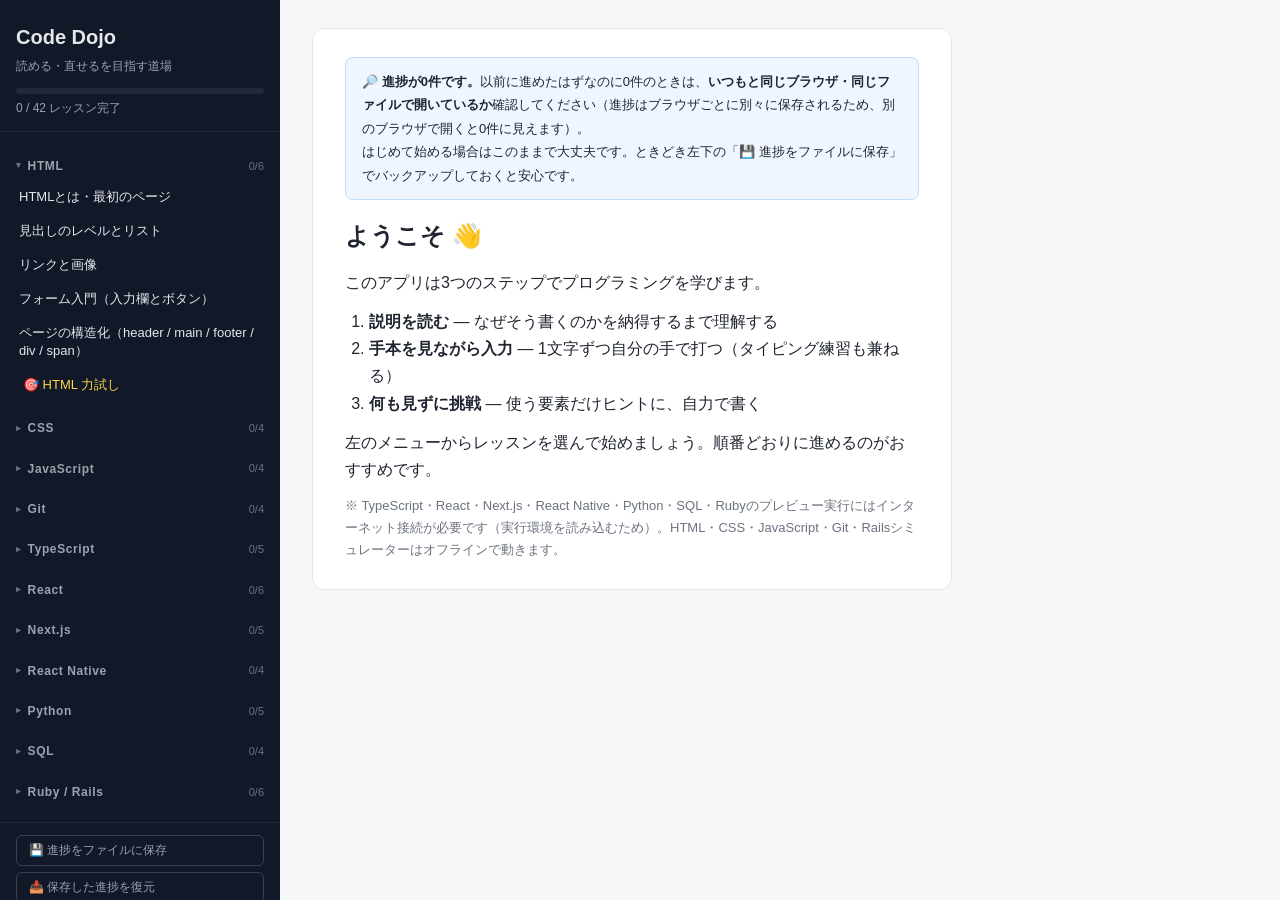
<file: src/index.html>
<!DOCTYPE html>
<html lang="ja">
<head>
  <meta charset="UTF-8">
  <meta name="viewport" content="width=device-width, initial-scale=1.0">
  <title>プログラミング学習アプリ</title>
  <link rel="stylesheet" href="style.css">
</head>
<body>
  <div class="layout">
    <aside class="sidebar">
      <div class="sidebar-header">
        <h1>Code Dojo</h1>
        <p class="subtitle">読める・直せるを目指す道場</p>
        <div class="total-progress">
          <div class="total-progress-bar"><div id="total-progress-fill"></div></div>
          <span id="total-progress-text"></span>
        </div>
      </div>
      <nav id="lesson-nav"></nav>
      <div class="sidebar-footer">
        <button id="backup-progress" class="btn-ghost">💾 進捗をファイルに保存</button>
        <button id="restore-progress" class="btn-ghost">📥 保存した進捗を復元</button>
        <button id="reset-progress" class="btn-ghost">進捗をリセット</button>
        <input type="file" id="restore-file" accept=".json,application/json" hidden>
      </div>
    </aside>

    <main class="main">
      <div id="welcome" class="welcome">
        <div id="progress-notice"></div>
        <h2>ようこそ 👋</h2>
        <p>このアプリは3つのステップでプログラミングを学びます。</p>
        <ol>
          <li><strong>説明を読む</strong> — なぜそう書くのかを納得するまで理解する</li>
          <li><strong>手本を見ながら入力</strong> — 1文字ずつ自分の手で打つ（タイピング練習も兼ねる）</li>
          <li><strong>何も見ずに挑戦</strong> — 使う要素だけヒントに、自力で書く</li>
        </ol>
        <p>左のメニューからレッスンを選んで始めましょう。順番どおりに進めるのがおすすめです。</p>
        <p class="welcome-note">※ TypeScript・React・Next.js・React Native・Python・SQL・Rubyのプレビュー実行にはインターネット接続が必要です（実行環境を読み込むため）。HTML・CSS・JavaScript・Git・Railsシミュレーターはオフラインで動きます。</p>
      </div>
      <div id="lesson-view" class="lesson-view" hidden>
        <header class="lesson-header">
          <span id="lesson-unit" class="unit-badge"></span>
          <h2 id="lesson-title"></h2>
        </header>
        <div class="step-tabs">
          <button class="step-tab" data-step="1">① 説明</button>
          <button class="step-tab" data-step="2">② 手本を見て入力</button>
          <button class="step-tab" data-step="3">③ 見ないで挑戦</button>
        </div>
        <div id="step-body" class="step-body"></div>
      </div>
      <div id="review-view" class="lesson-view" hidden>
        <header class="lesson-header">
          <span id="review-unit" class="unit-badge review-badge"></span>
          <h2 id="review-title"></h2>
        </header>
        <div id="review-body" class="step-body"></div>
      </div>
    </main>
  </div>
  <script src="lessons1.js"></script>
  <script src="lessons2.js"></script>
  <script src="lessons3.js"></script>
  <script src="lessons4.js"></script>
  <script src="lessons5.js"></script>
  <script src="reviews.js"></script>
  <script src="app.js"></script>
</body>
</html>
</file>
<file: src/style.css>
* {
  box-sizing: border-box;
  margin: 0;
  padding: 0;
}

:root {
  --bg: #f6f7f9;
  --panel: #ffffff;
  --ink: #1f2430;
  --muted: #6b7280;
  --accent: #2563eb;
  --accent-soft: #dbeafe;
  --ok: #16a34a;
  --ok-soft: #dcfce7;
  --ng: #dc2626;
  --ng-soft: #fee2e2;
  --pending: #9ca3af;
  --border: #e5e7eb;
  --sidebar-bg: #111827;
  --sidebar-ink: #e5e7eb;
  --code-bg: #0f172a;
  --code-ink: #e2e8f0;
}

body {
  font-family: "Hiragino Kaku Gothic ProN", "Yu Gothic", "Meiryo", sans-serif;
  background: var(--bg);
  color: var(--ink);
  line-height: 1.7;
}

.layout {
  display: flex;
  min-height: 100vh;
}

/* ---------- sidebar ---------- */
.sidebar {
  width: 280px;
  flex-shrink: 0;
  background: var(--sidebar-bg);
  color: var(--sidebar-ink);
  display: flex;
  flex-direction: column;
  position: sticky;
  top: 0;
  height: 100vh;
  overflow-y: auto;
}

.sidebar-header {
  padding: 20px 16px 12px;
  border-bottom: 1px solid #1f2937;
}

.sidebar-header h1 {
  font-size: 20px;
}

.subtitle {
  font-size: 12px;
  color: #9ca3af;
  margin-top: 2px;
}

.total-progress {
  margin-top: 12px;
  font-size: 12px;
  color: #9ca3af;
}

.total-progress-bar {
  height: 6px;
  background: #1f2937;
  border-radius: 3px;
  overflow: hidden;
  margin-bottom: 4px;
}

#total-progress-fill {
  height: 100%;
  width: 0;
  background: var(--accent);
  border-radius: 3px;
  transition: width 0.3s;
}

#lesson-nav {
  flex: 1;
  padding: 8px 0 16px;
}

.unit-group {
  margin-top: 10px;
}

.unit-title {
  padding: 6px 16px 2px;
  font-size: 12px;
  font-weight: bold;
  color: #9ca3af;
  letter-spacing: 0.05em;
}

.unit-title .locked-badge {
  font-weight: normal;
  font-size: 11px;
  color: #6b7280;
  margin-left: 6px;
}

/* ユニットの折りたたみ（完了したユニットは既定で閉じる） */
.unit-group > summary.unit-title {
  display: flex;
  align-items: center;
  gap: 6px;
  cursor: pointer;
  list-style: none;
  padding-bottom: 4px;
}

.unit-group > summary.unit-title::-webkit-details-marker {
  display: none;
}

.unit-group > summary.unit-title::before {
  content: "▾";
  font-size: 9px;
  color: #6b7280;
}

.unit-group:not([open]) > summary.unit-title::before {
  content: "▸";
}

.unit-group > summary.unit-title:hover {
  color: #e5e7eb;
}

.unit-count {
  margin-left: auto;
  font-weight: normal;
  font-size: 11px;
  color: #6b7280;
  letter-spacing: 0;
}

.unit-count.complete {
  color: var(--ok);
}

.lesson-link {
  display: block;
  width: 100%;
  text-align: left;
  padding: 8px 16px;
  background: none;
  border: none;
  color: var(--sidebar-ink);
  font-size: 13px;
  cursor: pointer;
  border-left: 3px solid transparent;
}

.lesson-link:hover {
  background: #1f2937;
}

.lesson-link.active {
  background: #1e3a8a;
  border-left-color: var(--accent);
}

.lesson-link .done-mark {
  color: var(--ok);
  margin-right: 4px;
}

.locked-note {
  padding: 4px 16px;
  font-size: 12px;
  color: #6b7280;
}

/* 力試し（復習）リンク */
.review-link {
  display: block;
  width: 100%;
  text-align: left;
  padding: 8px 16px 8px 20px;
  background: none;
  border: none;
  color: #fcd34d;
  font-size: 13px;
  cursor: pointer;
  border-left: 3px solid transparent;
}

.review-link:hover {
  background: #1f2937;
}

.review-link.active {
  background: #78350f;
  border-left-color: #f59e0b;
  color: #fde68a;
}

.review-link .done-mark {
  color: var(--ok);
  margin-right: 4px;
}

.sidebar-footer {
  padding: 12px 16px;
  border-top: 1px solid #1f2937;
  display: flex;
  flex-direction: column;
  gap: 6px;
}

.btn-ghost {
  background: none;
  border: 1px solid #374151;
  color: #9ca3af;
  font-size: 12px;
  padding: 6px 12px;
  border-radius: 6px;
  cursor: pointer;
  text-align: left;
}

.btn-ghost:hover {
  color: #e5e7eb;
  border-color: #6b7280;
}

/* ---------- main ---------- */
.main {
  flex: 1;
  padding: 28px 32px 60px;
  max-width: 1100px;
}

.welcome {
  background: var(--panel);
  border: 1px solid var(--border);
  border-radius: 12px;
  padding: 28px 32px;
  max-width: 640px;
}

.welcome h2 {
  margin-bottom: 12px;
}

.welcome ol {
  margin: 12px 0 12px 24px;
}

.welcome-note {
  font-size: 13px;
  color: var(--muted);
  margin-top: 12px;
}

.lesson-header {
  display: flex;
  align-items: center;
  gap: 12px;
  margin-bottom: 16px;
}

.unit-badge {
  background: var(--accent-soft);
  color: var(--accent);
  font-size: 12px;
  font-weight: bold;
  padding: 4px 10px;
  border-radius: 999px;
}

.step-tabs {
  display: flex;
  gap: 8px;
  margin-bottom: 16px;
}

.step-tab {
  padding: 8px 16px;
  border: 1px solid var(--border);
  background: var(--panel);
  border-radius: 8px;
  font-size: 14px;
  cursor: pointer;
  color: var(--muted);
}

.step-tab.active {
  background: var(--accent);
  border-color: var(--accent);
  color: #fff;
}

.step-tab:disabled {
  opacity: 0.45;
  cursor: not-allowed;
}

.step-tab .step-done {
  color: var(--ok);
}

.step-tab.active .step-done {
  color: #bbf7d0;
}

.step-body {
  background: var(--panel);
  border: 1px solid var(--border);
  border-radius: 12px;
  padding: 24px 28px;
}

/* ---------- step1 explanation ---------- */
.explanation h3 {
  margin: 18px 0 8px;
  padding-left: 10px;
  border-left: 4px solid var(--accent);
}

.explanation h3:first-child {
  margin-top: 0;
}

.explanation p {
  margin: 8px 0;
}

.explanation ul,
.explanation ol {
  margin: 8px 0 8px 24px;
}

.explanation pre {
  background: var(--code-bg);
  color: var(--code-ink);
  padding: 14px 16px;
  border-radius: 8px;
  overflow-x: auto;
  font-size: 13px;
  line-height: 1.6;
  margin: 10px 0;
}

.explanation code {
  font-family: Consolas, "Courier New", monospace;
}

.explanation p code,
.explanation li code {
  background: #eef2f7;
  color: #b91c1c;
  padding: 1px 6px;
  border-radius: 4px;
  font-size: 0.9em;
}

.explanation table {
  border-collapse: collapse;
  margin: 10px 0;
  font-size: 14px;
}

.explanation th,
.explanation td {
  border: 1px solid var(--border);
  padding: 6px 12px;
}

.explanation th {
  background: #f1f5f9;
}

.tip {
  background: #fefce8;
  border: 1px solid #fde68a;
  border-radius: 8px;
  padding: 10px 14px;
  margin: 12px 0;
  font-size: 14px;
}

/* ---------- step2 typing ---------- */
.file-chip {
  display: inline-block;
  background: #eef2f7;
  border: 1px solid var(--border);
  border-radius: 6px;
  padding: 2px 10px;
  font-size: 12px;
  margin-bottom: 8px;
}

.file-chip code {
  color: #0f766e;
  font-family: Consolas, "Courier New", monospace;
}

.scaffold-note {
  font-size: 12px;
  color: var(--muted);
  background: #f8fafc;
  border: 1px dashed var(--border);
  border-radius: 6px;
  padding: 6px 10px;
  margin: 8px 0;
}

.type-grid {
  display: grid;
  grid-template-columns: 1fr 1fr;
  gap: 16px;
  margin-top: 12px;
}

.pane-label {
  font-size: 13px;
  font-weight: bold;
  color: var(--muted);
  margin-bottom: 6px;
}

.model-view {
  background: var(--code-bg);
  border-radius: 8px;
  padding: 14px 16px;
  font-family: Consolas, "Courier New", monospace;
  font-size: 13px;
  line-height: 1.7;
  white-space: pre-wrap;
  word-break: break-all;
  min-height: 200px;
}

.model-view .ok { color: #4ade80; }
.model-view .ng { color: #f87171; background: rgba(220, 38, 38, 0.3); border-radius: 2px; }
.model-view .pending { color: #64748b; }
.model-view .extra { color: #fca5a5; background: rgba(220, 38, 38, 0.45); border-radius: 2px; }

.code-input {
  width: 100%;
  min-height: 200px;
  font-family: Consolas, "Courier New", monospace;
  font-size: 13px;
  line-height: 1.7;
  padding: 14px 16px;
  border: 1px solid var(--border);
  border-radius: 8px;
  resize: vertical;
  background: #fbfdff;
}

.code-input:focus {
  outline: 2px solid var(--accent-soft);
  border-color: var(--accent);
}

.type-stats {
  display: flex;
  gap: 16px;
  margin-top: 10px;
  font-size: 13px;
  color: var(--muted);
}

.type-stats strong {
  color: var(--ink);
}

.preview-frame {
  width: 100%;
  height: 280px;
  border: 1px solid var(--border);
  border-radius: 8px;
  background: #fff;
  margin-top: 6px;
}

.preview-frame.phone {
  height: 580px;
}

.success-banner {
  background: var(--ok-soft);
  border: 1px solid #86efac;
  color: #166534;
  padding: 12px 16px;
  border-radius: 8px;
  margin-top: 14px;
  font-weight: bold;
}

/* ---------- step3 challenge ---------- */
.challenge-spec {
  background: #eff6ff;
  border: 1px solid #bfdbfe;
  border-radius: 8px;
  padding: 14px 18px;
  margin-bottom: 12px;
}

.challenge-spec h4 {
  margin-bottom: 6px;
}

.allowed-list {
  display: flex;
  flex-wrap: wrap;
  gap: 6px;
  margin: 10px 0 14px;
}

.allowed-chip {
  background: #f1f5f9;
  border: 1px solid var(--border);
  border-radius: 999px;
  padding: 2px 12px;
  font-family: Consolas, "Courier New", monospace;
  font-size: 12px;
}

.btn-row {
  display: flex;
  gap: 10px;
  margin: 12px 0;
}

.btn {
  padding: 8px 18px;
  border-radius: 8px;
  border: 1px solid var(--accent);
  background: var(--accent);
  color: #fff;
  font-size: 14px;
  cursor: pointer;
}

.btn.secondary {
  background: var(--panel);
  color: var(--accent);
}

.btn:disabled {
  opacity: 0.45;
  cursor: not-allowed;
}

.answer-area {
  margin-top: 16px;
  border-top: 1px dashed var(--border);
  padding-top: 16px;
}

.answer-code {
  background: var(--code-bg);
  color: var(--code-ink);
  padding: 14px 16px;
  border-radius: 8px;
  font-family: Consolas, "Courier New", monospace;
  font-size: 13px;
  line-height: 1.7;
  white-space: pre-wrap;
  word-break: break-all;
}

.checklist {
  list-style: none;
  margin: 12px 0;
}

.checklist li {
  margin: 6px 0;
}

.checklist label {
  cursor: pointer;
}

.checklist input {
  margin-right: 8px;
}

.next-lesson-row {
  margin-top: 16px;
}

/* ---------- 力試し（復習）画面 ---------- */
.review-badge {
  background: #fef3c7;
  color: #b45309;
}

.review-intro {
  background: #fffbeb;
  border: 1px solid #fde68a;
  border-radius: 8px;
  padding: 12px 16px;
  margin-bottom: 18px;
  font-size: 14px;
}

.review-problem {
  border: 1px solid var(--border);
  border-radius: 10px;
  padding: 18px 20px;
  margin-bottom: 18px;
}

.problem-badge {
  display: inline-block;
  background: #f59e0b;
  color: #fff;
  font-size: 12px;
  font-weight: bold;
  padding: 3px 12px;
  border-radius: 999px;
  margin-bottom: 10px;
}

.problem-badge.read {
  background: #7c3aed;
}

.review-q {
  margin: 4px 0 10px;
}

.read-code {
  background: var(--code-bg);
  color: var(--code-ink);
  padding: 14px 16px;
  border-radius: 8px;
  font-family: Consolas, "Courier New", monospace;
  font-size: 13px;
  line-height: 1.7;
  white-space: pre-wrap;
  word-break: break-all;
  margin: 8px 0 12px;
}

.read-answer {
  background: #f5f3ff;
  border: 1px solid #ddd6fe;
  border-radius: 8px;
  padding: 12px 16px;
  margin-top: 12px;
}

.read-answer p {
  margin: 4px 0;
}

/* ---------- 案内・モーダル（進捗バックアップ） ---------- */
.notice {
  background: #eff6ff;
  border: 1px solid #bfdbfe;
  border-radius: 8px;
  padding: 12px 16px;
  margin-bottom: 16px;
  font-size: 13px;
  line-height: 1.8;
}

.notice.warn {
  background: #fffbeb;
  border-color: #fcd34d;
}

.notice code {
  font-family: Consolas, "Courier New", monospace;
  background: #fff;
  border: 1px solid var(--border);
  border-radius: 4px;
  padding: 0 4px;
}

.modal-backdrop {
  position: fixed;
  top: 0;
  left: 0;
  right: 0;
  bottom: 0;
  background: rgba(15, 23, 42, 0.55);
  display: flex;
  align-items: center;
  justify-content: center;
  padding: 20px;
  z-index: 50;
}

.modal {
  background: var(--panel);
  border-radius: 12px;
  padding: 24px 28px;
  width: 100%;
  max-width: 560px;
  max-height: 82vh;
  overflow-y: auto;
}

.modal h3 {
  margin-bottom: 10px;
}

.modal p {
  margin: 8px 0;
  font-size: 14px;
}

@media (max-width: 900px) {
  .layout { flex-direction: column; }
  .sidebar { width: 100%; height: auto; position: static; }
  .type-grid { grid-template-columns: 1fr; }
}
</file>
